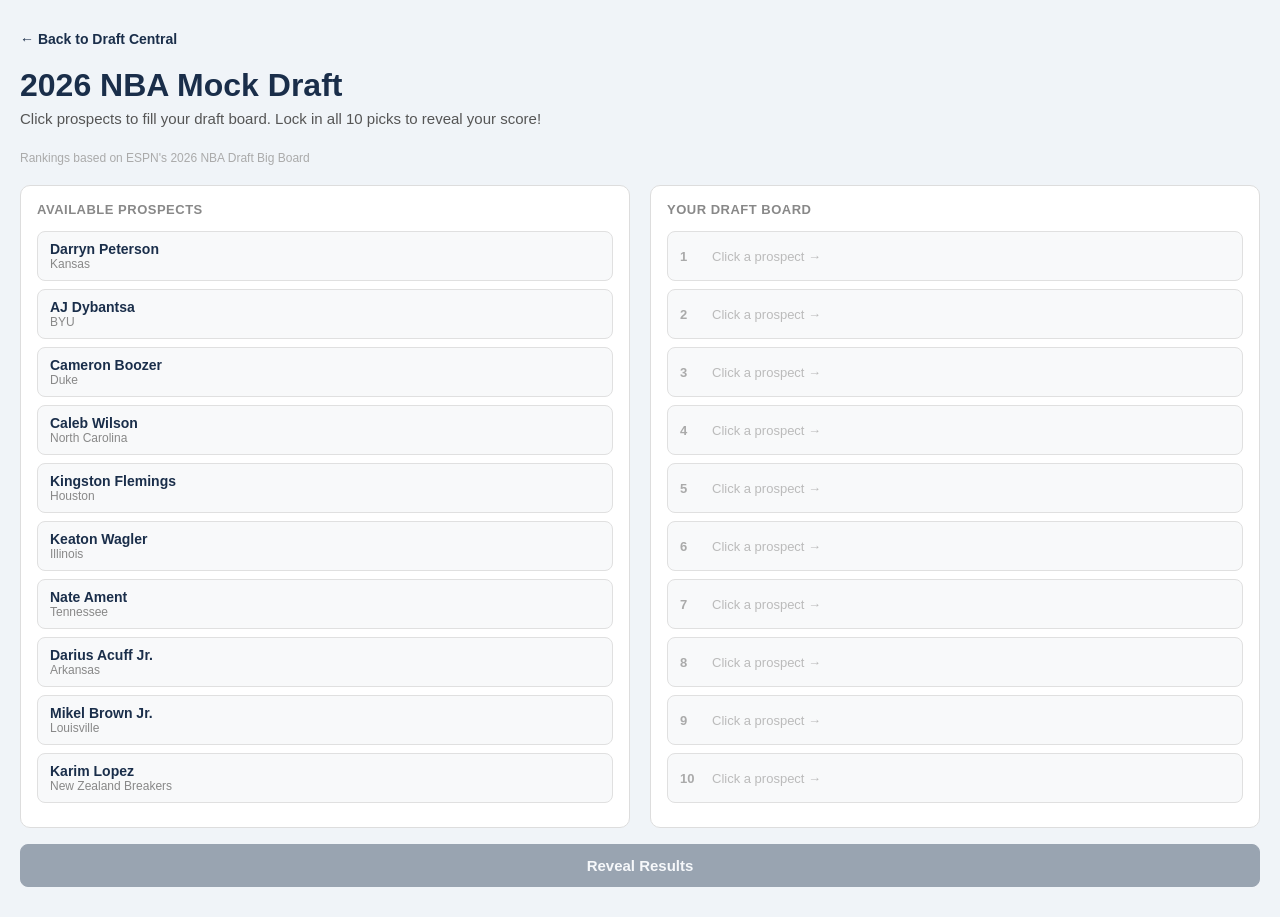
<file: app.html>
<!DOCTYPE html>
<html lang="en">
<head>
    <meta charset="UTF-8" />
    <meta name="viewport" content="width=device-width, initial-scale=1.0" />
    <title>2026 NBA Mock Draft Game</title>
    <style>
        * { box-sizing: border-box; margin: 0; padding: 0; }
        body { font-family: Arial, sans-serif; background-color: #f0f4f8; color: #1a1a1a; padding: 30px 20px; }
        h1 { font-size: 2em; color: #1a2e4a; margin-bottom: 6px; }
        .sub { font-size: 15px; color: #555; margin-bottom: 24px; }
        .game { display: grid; grid-template-columns: 1fr 1fr; gap: 20px; }
        .panel { background: #fff; border: 1px solid #ddd; border-radius: 10px; padding: 16px; }
        .panel h2 { font-size: 13px; font-weight: 600; color: #888; margin-bottom: 14px; text-transform: uppercase; letter-spacing: .5px; }
        .prospect { display: flex; align-items: center; gap: 10px; padding: 9px 12px; border: 1px solid #e0e0e0; border-radius: 8px; margin-bottom: 8px; cursor: pointer; background: #f8f9fa; transition: background .15s; }
        .prospect:hover { background: #e8f0fb; border-color: #aac4ee; }
        .prospect .name { font-size: 14px; font-weight: 600; color: #1a2e4a; }
        .prospect .school { font-size: 12px; color: #888; }
        .prospect.used { opacity: .35; pointer-events: none; }
        .slot { display: flex; align-items: center; gap: 10px; padding: 9px 12px; border: 1px solid #e0e0e0; border-radius: 8px; margin-bottom: 8px; min-height: 50px; background: #f8f9fa; }
        .slot-num { font-size: 13px; font-weight: 600; color: #aaa; min-width: 22px; }
        .slot-name { font-size: 14px; font-weight: 600; color: #1a2e4a; }
        .slot-school { font-size: 12px; color: #888; }
        .slot-empty { font-size: 13px; color: #bbb; flex: 1; }
        .remove-btn { font-size: 12px; color: #888; cursor: pointer; padding: 2px 7px; border-radius: 4px; border: 1px solid #ddd; background: transparent; }
        .remove-btn:hover { background: #fde8e8; color: #c0392b; }
        #submit-btn { width: 100%; padding: 12px; margin-top: 16px; font-size: 15px; font-weight: 600; cursor: pointer; border-radius: 8px; border: 1px solid #1a2e4a; background: #1a2e4a; color: #fff; }
        #submit-btn:hover { background: #243f66; }
        #submit-btn:disabled { opacity: .4; cursor: not-allowed; }
        #results { margin-top: 28px; display: none; }
        #results h2 { font-size: 20px; font-weight: 600; color: #1a2e4a; margin-bottom: 12px; }
        .score-bar { background: #fff; border: 1px solid #ddd; border-radius: 10px; padding: 16px 20px; margin-bottom: 16px; display: flex; align-items: center; gap: 20px; }
        .score-num { font-size: 40px; font-weight: 700; color: #1a2e4a; }
        .score-label { font-size: 13px; color: #888; margin-top: 2px; }
        .col-head { display: grid; grid-template-columns: 28px 1fr 1fr 70px; gap: 8px; padding: 0 12px; font-size: 11px; color: #aaa; text-transform: uppercase; letter-spacing: .5px; margin-bottom: 6px; }
        .result-row { display: grid; grid-template-columns: 28px 1fr 1fr 70px; gap: 8px; align-items: center; padding: 8px 12px; border-radius: 8px; margin-bottom: 6px; font-size: 13px; }
        .result-row.correct { background: #eaf3de; color: #27500a; }
        .result-row.close { background: #faeeda; color: #633806; }
        .result-row.wrong { background: #fcebeb; color: #791f1f; }
        .badge { font-size: 11px; font-weight: 600; padding: 3px 10px; border-radius: 12px; text-align: center; }
        .correct .badge { background: #c0dd97; color: #27500a; }
        .close .badge { background: #fac775; color: #633806; }
        .wrong .badge { background: #f7c1c1; color: #791f1f; }
        #reset-btn { margin-top: 14px; font-size: 13px; color: #555; cursor: pointer; background: none; border: none; text-decoration: underline; padding: 0; }
        .back-link { display: inline-block; margin-bottom: 20px; font-size: 14px; color: #1a2e4a; text-decoration: none; font-weight: 600; }
        .back-link:hover { text-decoration: underline; }
        .source { font-size: 12px; color: #aaa; margin-bottom: 20px; }
        @media (max-width: 600px) { .game { grid-template-columns: 1fr; } }
    </style>
</head>
<body>

    <a href="scratch.html" class="back-link">← Back to Draft Central</a>
    <h1>2026 NBA Mock Draft</h1>
    <p class="sub">Click prospects to fill your draft board. Lock in all 10 picks to reveal your score!</p>
    <p class="source">Rankings based on ESPN's 2026 NBA Draft Big Board</p>

    <div class="game">
        <div class="panel">
            <h2>Available Prospects</h2>
            <div id="prospect-list"></div>
        </div>
        <div class="panel">
            <h2>Your Draft Board</h2>
            <div id="draft-board"></div>
        </div>
    </div>

    <button id="submit-btn" disabled>Reveal Results</button>

    <div id="results">
        <h2>Your Results</h2>
        <div class="score-bar">
            <div class="score-num" id="score-display">0</div>
            <div>
                <div style="font-size:17px;font-weight:600;color:#1a2e4a" id="score-msg"></div>
                <div class="score-label">points out of 100</div>
            </div>
        </div>
        <div class="col-head"><span>#</span><span>Your pick</span><span>Expert pick</span><span>Result</span></div>
        <div id="result-rows"></div>
        <button id="reset-btn">Play again</button>
    </div>

    <script>
        const prospects = [
            {name: "Darryn Peterson",    school: "Kansas"},
            {name: "AJ Dybantsa",        school: "BYU"},
            {name: "Cameron Boozer",     school: "Duke"},
            {name: "Caleb Wilson",       school: "North Carolina"},
            {name: "Kingston Flemings",  school: "Houston"},
            {name: "Keaton Wagler",      school: "Illinois"},
            {name: "Nate Ament",         school: "Tennessee"},
            {name: "Darius Acuff Jr.",   school: "Arkansas"},
            {name: "Mikel Brown Jr.",    school: "Louisville"},
            {name: "Karim Lopez",        school: "New Zealand Breakers"}
        ];
        const consensus = [
            "Darryn Peterson",
            "AJ Dybantsa",
            "Cameron Boozer",
            "Caleb Wilson",
            "Kingston Flemings",
            "Keaton Wagler",
            "Nate Ament",
            "Darius Acuff Jr.",
            "Mikel Brown Jr.",
            "Karim Lopez"
        ];
        let board = Array(10).fill(null);

        function getUsed() { return board.filter(Boolean).map(p => p.name); }

        function renderProspects() {
            const used = getUsed();
            document.getElementById('prospect-list').innerHTML = prospects.map(p => `
                <div class="prospect${used.includes(p.name) ? ' used' : ''}" onclick="addPick('${p.name}')">
                    <div><div class="name">${p.name}</div><div class="school">${p.school}</div></div>
                </div>`).join('');
        }

        function renderBoard() {
            document.getElementById('draft-board').innerHTML = board.map((p, i) => `
                <div class="slot">
                    <span class="slot-num">${i + 1}</span>
                    ${p ? `<div style="flex:1"><div class="slot-name">${p.name}</div><div class="slot-school">${p.school}</div></div>
                    <button class="remove-btn" onclick="removePick(${i})">✕</button>`
                    : `<span class="slot-empty">Click a prospect →</span>`}
                </div>`).join('');
            document.getElementById('submit-btn').disabled = board.some(s => !s);
        }

        function addPick(name) {
            const idx = board.indexOf(null);
            if (idx === -1) return;
            board[idx] = prospects.find(p => p.name === name);
            renderProspects(); renderBoard();
        }

        function removePick(i) {
            board[i] = null;
            renderProspects(); renderBoard();
        }

        document.getElementById('submit-btn').onclick = function() {
            let score = 0;
            const rows = board.map((p, i) => {
                const correct = consensus[i] === p.name;
                const off = Math.abs(consensus.indexOf(p.name) - i);
                let pts = 0, cls, badge;
                if (correct)        { pts = 10; cls = 'correct'; badge = 'Exact'; }
                else if (off === 1) { pts = 5;  cls = 'close';   badge = '±1';   }
                else if (off === 2) { pts = 3;  cls = 'close';   badge = '±2';   }
                else                { pts = 0;  cls = 'wrong';   badge = 'Miss'; }
                score += pts;
                return `<div class="result-row ${cls}">
                    <span style="font-weight:600">${i + 1}</span>
                    <span>${p.name}</span>
                    <span>${consensus[i]}</span>
                    <span class="badge">${badge}</span>
                </div>`;
            });
            document.getElementById('score-display').textContent = score;
            const msgs = ['Keep scouting!', 'Not bad, scout!', 'Solid draft eye!', 'Great picks!', 'Perfect draft!'];
            document.getElementById('score-msg').textContent = score >= 90 ? msgs[4] : score >= 70 ? msgs[3] : score >= 50 ? msgs[2] : score >= 30 ? msgs[1] : msgs[0];
            document.getElementById('result-rows').innerHTML = rows.join('');
            document.getElementById('results').style.display = 'block';
            document.getElementById('submit-btn').style.display = 'none';
        };

        document.getElementById('reset-btn').onclick = function() {
            board = Array(10).fill(null);
            document.getElementById('results').style.display = 'none';
            document.getElementById('submit-btn').style.display = 'block';
            renderProspects(); renderBoard();
        };

        renderProspects(); renderBoard();
    </script>
</body>
</html>
</file>
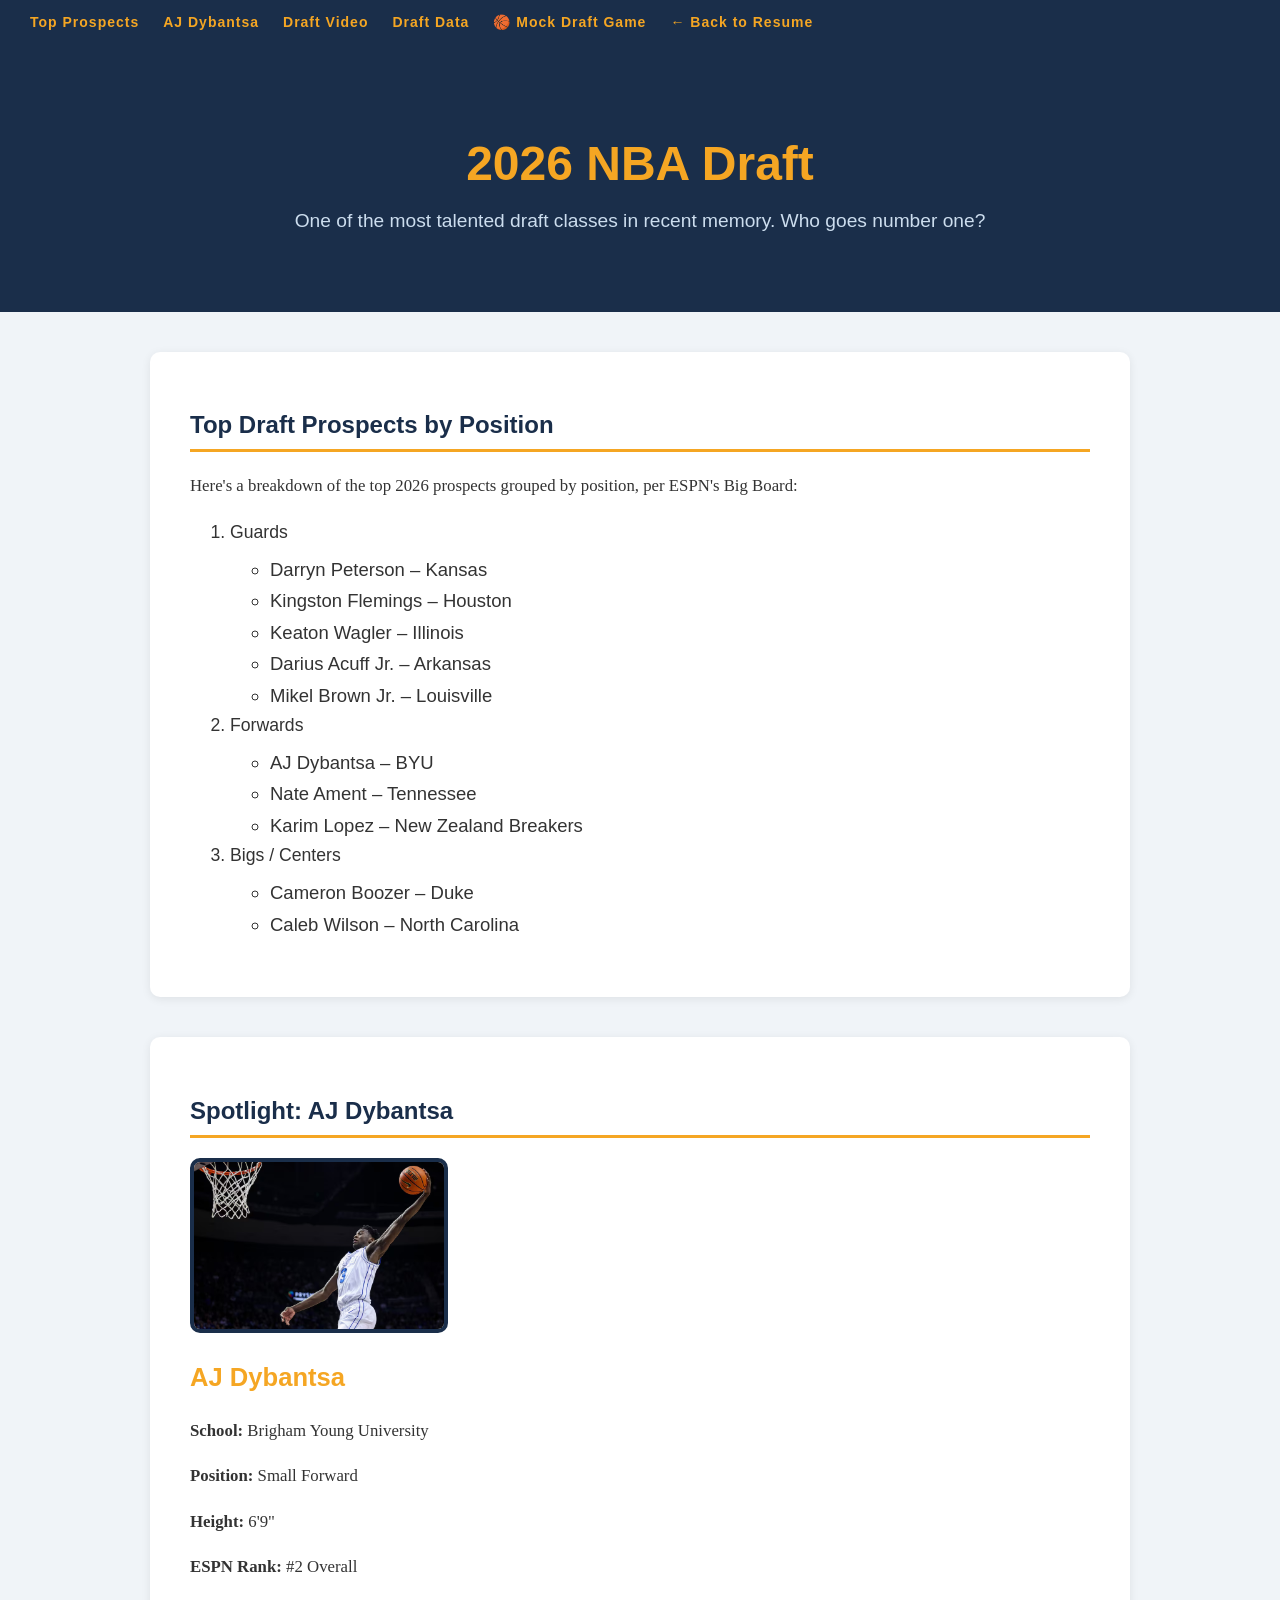
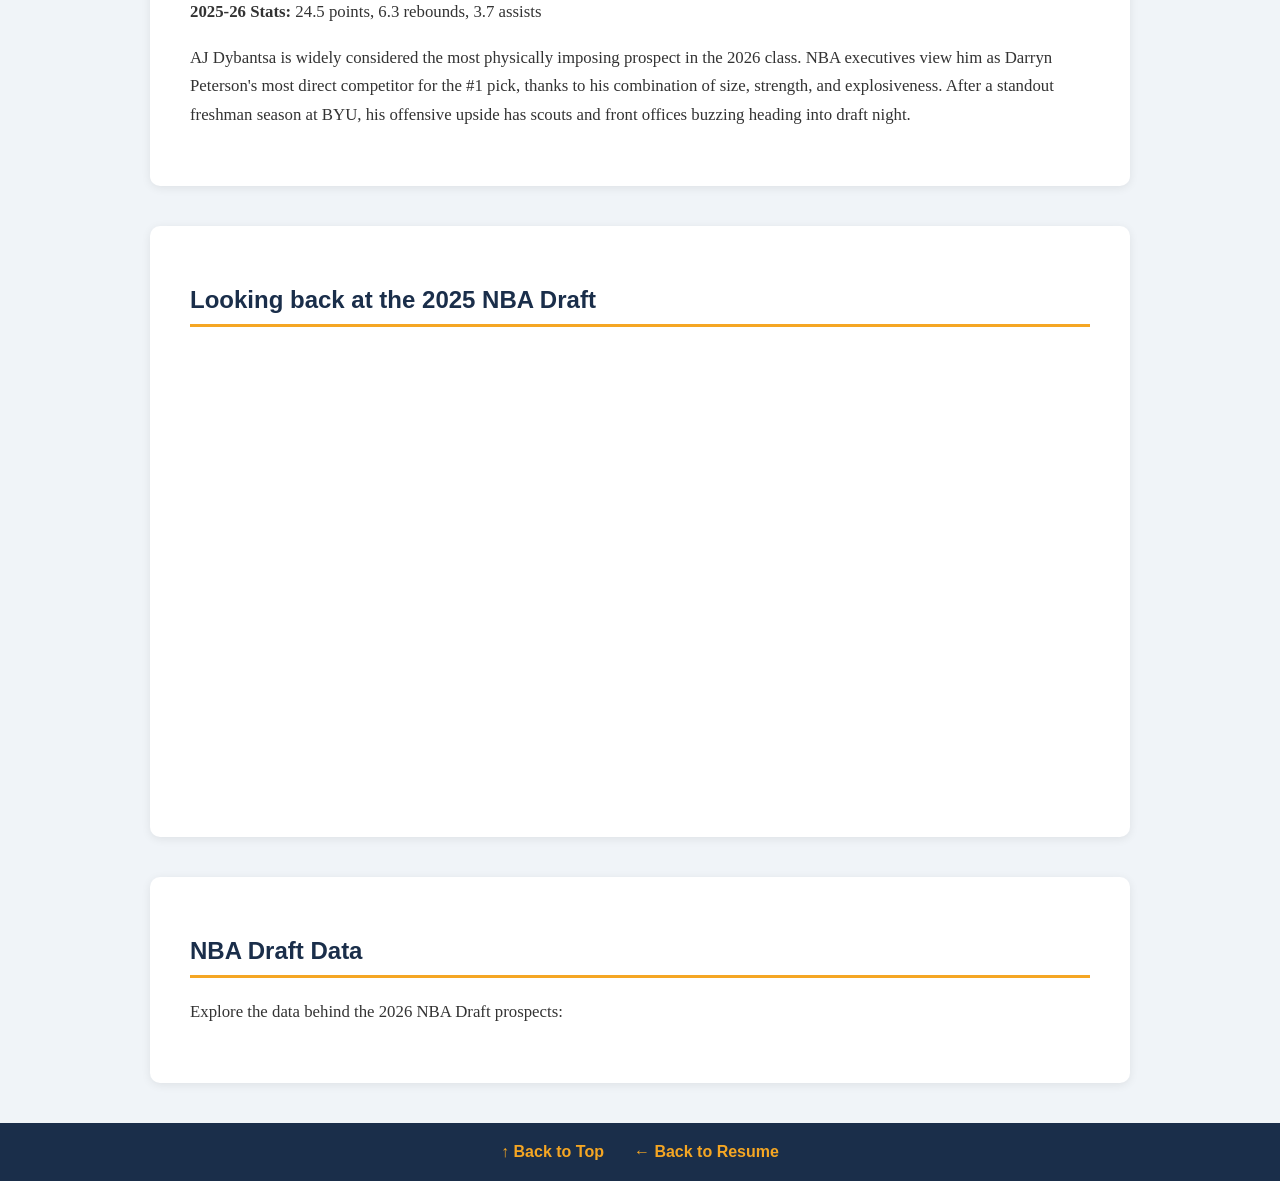
<file: scratch.html>
<!DOCTYPE html>
<html lang="en">
<head>
    <meta charset="UTF-8" />
    <meta name="viewport" content="width=device-width, initial-scale=1.0" />
    <title>2026 NBA Draft</title>
    <link rel="stylesheet" href="scratch-style.css" />
</head>
<body id="top">

    <div id="top-nav">
        <a href="#prospects">Top Prospects</a>
        <a href="#spotlight">AJ Dybantsa</a>
        <a href="#video">Draft Video</a>
        <a href="#data">Draft Data</a>
        <a href="app.html">🏀 Mock Draft Game</a>
        <a href="index.html">← Back to Resume</a>
    </div>

    <div id="hero">
        <h1>2026 NBA Draft</h1>
        <p>One of the most talented draft classes in recent memory. Who goes number one?</p>
    </div>

    <div id="prospects" class="section">
        <h2>Top Draft Prospects by Position</h2>
        <p>Here's a breakdown of the top 2026 prospects grouped by position, per ESPN's Big Board:</p>
        <ol>
            <li>Guards
                <ul>
                    <li>Darryn Peterson – Kansas</li>
                    <li>Kingston Flemings – Houston</li>
                    <li>Keaton Wagler – Illinois</li>
                    <li>Darius Acuff Jr. – Arkansas</li>
                    <li>Mikel Brown Jr. – Louisville</li>
                </ul>
            </li>
            <li>Forwards
                <ul>
                    <li>AJ Dybantsa – BYU</li>
                    <li>Nate Ament – Tennessee</li>
                    <li>Karim Lopez – New Zealand Breakers</li>
                </ul>
            </li>
            <li>Bigs / Centers
                <ul>
                    <li>Cameron Boozer – Duke</li>
                    <li>Caleb Wilson – North Carolina</li>
                </ul>
            </li>
        </ol>
    </div>

    <div id="spotlight" class="section">
        <h2>Spotlight: AJ Dybantsa</h2>
        <div id="player-card">
            <img src="dybantsa.jpg" alt="AJ Dybantsa" id="player-img" />
            <div id="player-info">
                <h3>AJ Dybantsa</h3>
                <p><strong>School:</strong> Brigham Young University</p>
                <p><strong>Position:</strong> Small Forward</p>
                <p><strong>Height:</strong> 6'9"</p>
                <p><strong>ESPN Rank:</strong> #2 Overall</p>
                <p><strong>2025-26 Stats:</strong> 24.5 points, 6.3 rebounds, 3.7 assists</p>
                <p>
                    AJ Dybantsa is widely considered the most physically imposing prospect in the 2026 class.
                    NBA executives view him as Darryn Peterson's most direct competitor for the #1 pick,
                    thanks to his combination of size, strength, and explosiveness. After a standout freshman
                    season at BYU, his offensive upside has scouts and front offices buzzing heading into
                    draft night.
                </p>
            </div>
        </div>
    </div>

    <div id="video" class="section">
        <h2>Looking back at the 2025 NBA Draft</h2>
        <div id="video-wrapper">
            <iframe
                width="800"
                height="450"
                src="https://www.youtube.com/embed/Um7y3vOTbWA"
                title="NBA Draft Preview"
                frameborder="0"
                allow="accelerometer; autoplay; clipboard-write; encrypted-media; gyroscope; picture-in-picture"
                allowfullscreen>
            </iframe>
        </div>
    </div>

    <div id="data" class="section">
        <h2>NBA Draft Data</h2>
        <p>Explore the data behind the 2026 NBA Draft prospects:</p>
        <div class='tableauPlaceholder' id='viz1776110345258' style='position: relative'>
            <noscript>
                <a href='#'>
                    <img alt='Data' src='https://public.tableau.com/static/images/NB/NBADraft2026Prism/Data/1_rss.png' style='border: none' />
                </a>
            </noscript>
            <object class='tableauViz' style='display:none;'>
                <param name='host_url' value='https%3A%2F%2Fpublic.tableau.com%2F' />
                <param name='embed_code_version' value='3' />
                <param name='site_root' value='' />
                <param name='name' value='NBADraft2026Prism&#47;Data' />
                <param name='tabs' value='no' />
                <param name='toolbar' value='yes' />
                <param name='static_image' value='https://public.tableau.com/static/images/NB/NBADraft2026Prism/Data/1.png' />
                <param name='animate_transition' value='yes' />
                <param name='display_static_image' value='yes' />
                <param name='display_spinner' value='yes' />
                <param name='display_overlay' value='yes' />
                <param name='display_count' value='yes' />
                <param name='language' value='en-US' />
            </object>
        </div>
        <script type='text/javascript'>
            var divElement = document.getElementById('viz1776110345258');
            var vizElement = divElement.getElementsByTagName('object')[0];
            if (divElement.offsetWidth > 800) {
                vizElement.style.width = '700px';
                vizElement.style.height = '727px';
            } else if (divElement.offsetWidth > 500) {
                vizElement.style.width = '700px';
                vizElement.style.height = '727px';
            } else {
                vizElement.style.width = '100%';
                vizElement.style.height = '627px';
            }
            var scriptElement = document.createElement('script');
            scriptElement.src = 'https://public.tableau.com/javascripts/api/viz_v1.js';
            vizElement.parentNode.insertBefore(scriptElement, vizElement);
        </script>
    </div>

    <div id="footer">
        <a href="#top">↑ Back to Top</a>
        <a href="index.html">← Back to Resume</a>
    </div>

</body>
</html>
</file>
<file: scratch-style.css>
/* 1. Body - background color and font family */
body {
    background-color: #f0f4f8;
    font-family: 'Georgia', serif;
    margin: 0;
    padding: 0;
    color: #1a1a1a;
}

/* 2. Top navigation bar */
#top-nav {
    background-color: #1a2e4a;
    padding: 14px 30px;
    display: flex;
    gap: 24px;
    flex-wrap: wrap;
}

#top-nav a {
    color: #f5a623;
    text-decoration: none;
    font-family: 'Arial', sans-serif;
    font-weight: bold;
    font-size: 14px;
    letter-spacing: 1px;
}

#top-nav a:hover {
    color: #ffffff;
}

/* 3. Hero div */
#hero {
    background-color: #1a2e4a;
    color: #ffffff;
    text-align: center;
    padding: 60px 20px;
    font-family: 'Arial', sans-serif;
}

#hero h1 {
    font-size: 3em;
    color: #f5a623;
    margin-bottom: 10px;
}

#hero p {
    font-size: 1.2em;
    color: #ccddee;
}

/* 4. General section div */
.section {
    max-width: 900px;
    margin: 40px auto;
    background-color: #ffffff;
    border-radius: 10px;
    padding: 40px;
    box-shadow: 0 2px 10px rgba(0,0,0,0.08);
}

.section h2 {
    font-family: 'Arial', sans-serif;
    color: #1a2e4a;
    border-bottom: 3px solid #f5a623;
    padding-bottom: 10px;
}

.section p, .section li {
    font-size: 1.05em;
    line-height: 1.7;
    color: #333333;
}

/* 5. Ordered and unordered list styles */
ol {
    font-family: 'Arial', sans-serif;
    font-size: 1.05em;
    color: #1a2e4a;
}

ul {
    color: #555555;
    margin-top: 6px;
}

/* 6. Player card div */
#player-card {
    display: flex;
    gap: 30px;
    align-items: flex-start;
    flex-wrap: wrap;
}

#player-img {
    width: 250px;
    border-radius: 10px;
    border: 4px solid #1a2e4a;
}

#player-info h3 {
    font-family: 'Arial', sans-serif;
    color: #f5a623;
    font-size: 1.6em;
    margin-top: 0;
}

/* 7. Video wrapper div */
#video-wrapper {
    display: flex;
    justify-content: center;
    margin-top: 20px;
}

#video-wrapper iframe {
    border-radius: 10px;
    max-width: 100%;
}

/* 8. Footer div */
#footer {
    background-color: #1a2e4a;
    text-align: center;
    padding: 20px;
    display: flex;
    justify-content: center;
    gap: 30px;
}

#footer a {
    color: #f5a623;
    font-family: 'Arial', sans-serif;
    font-weight: bold;
    text-decoration: none;
}

#footer a:hover {
    color: #ffffff;
}
</file>
